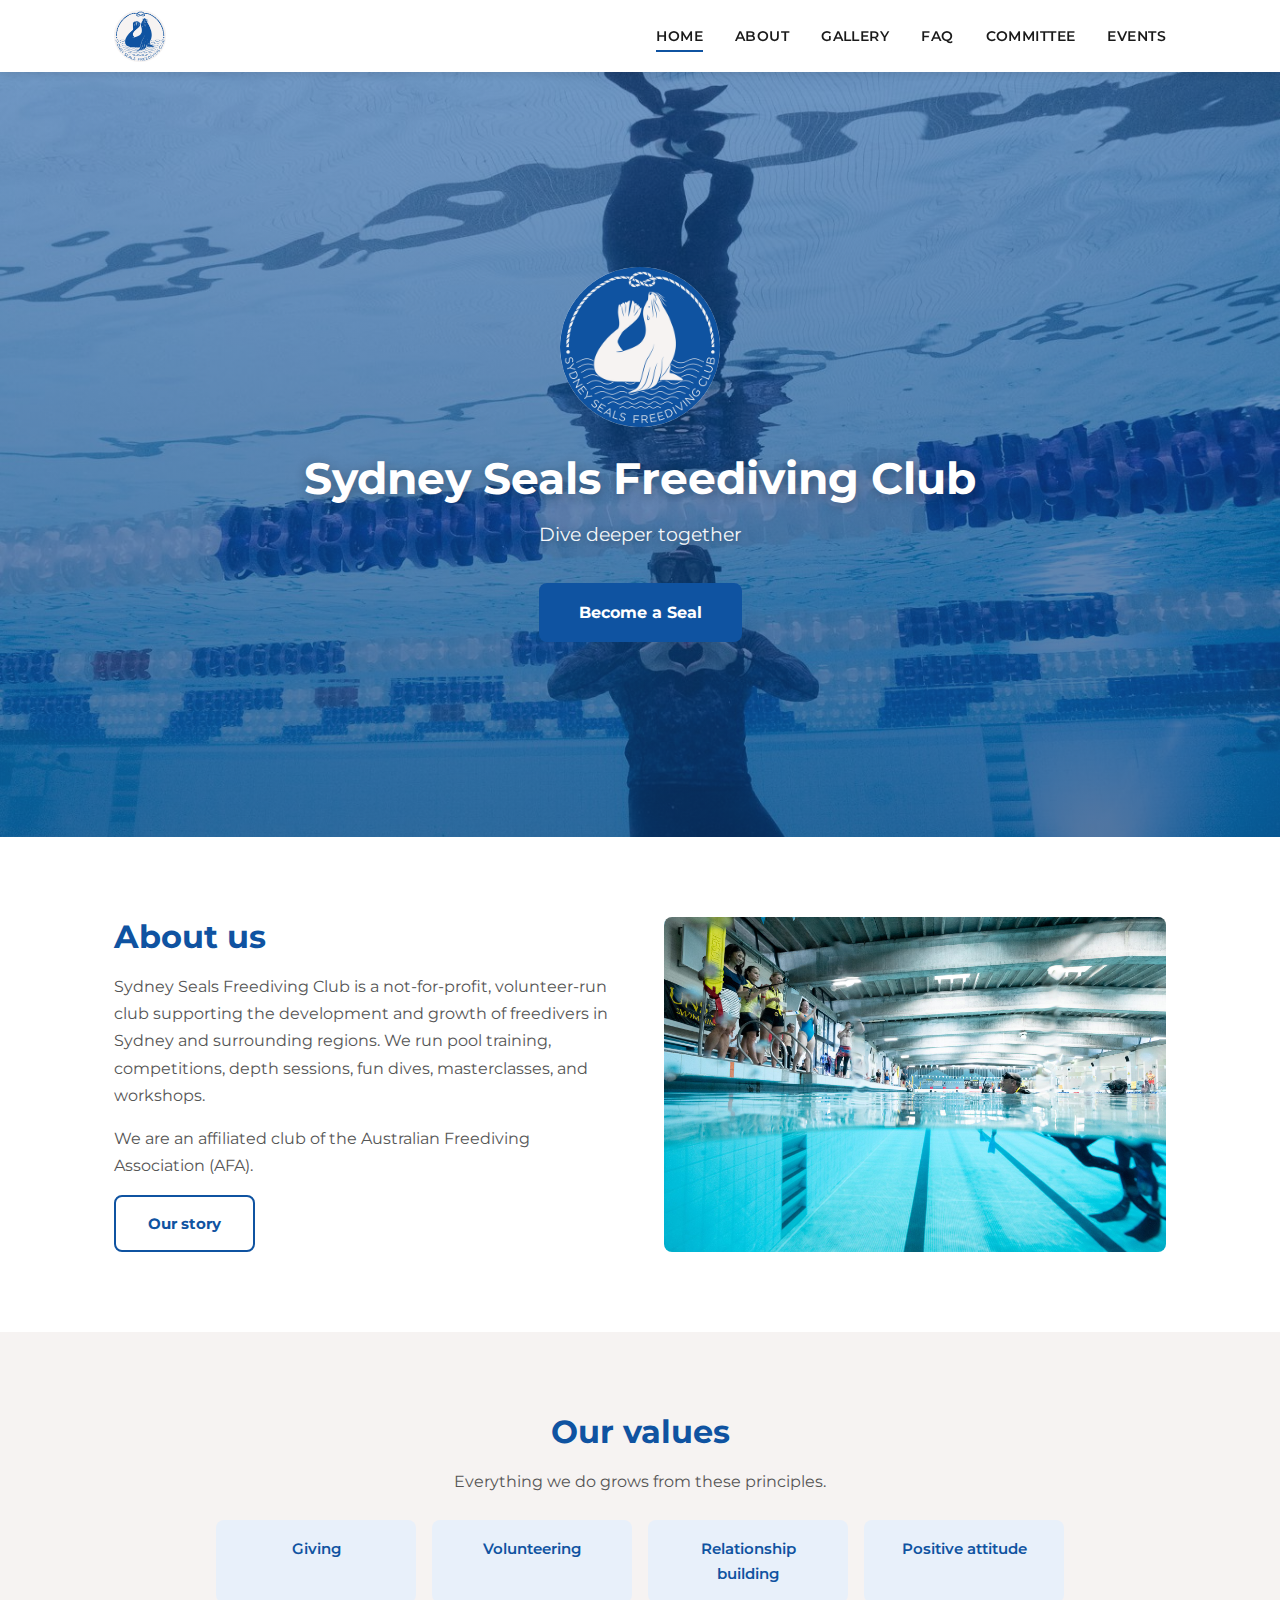
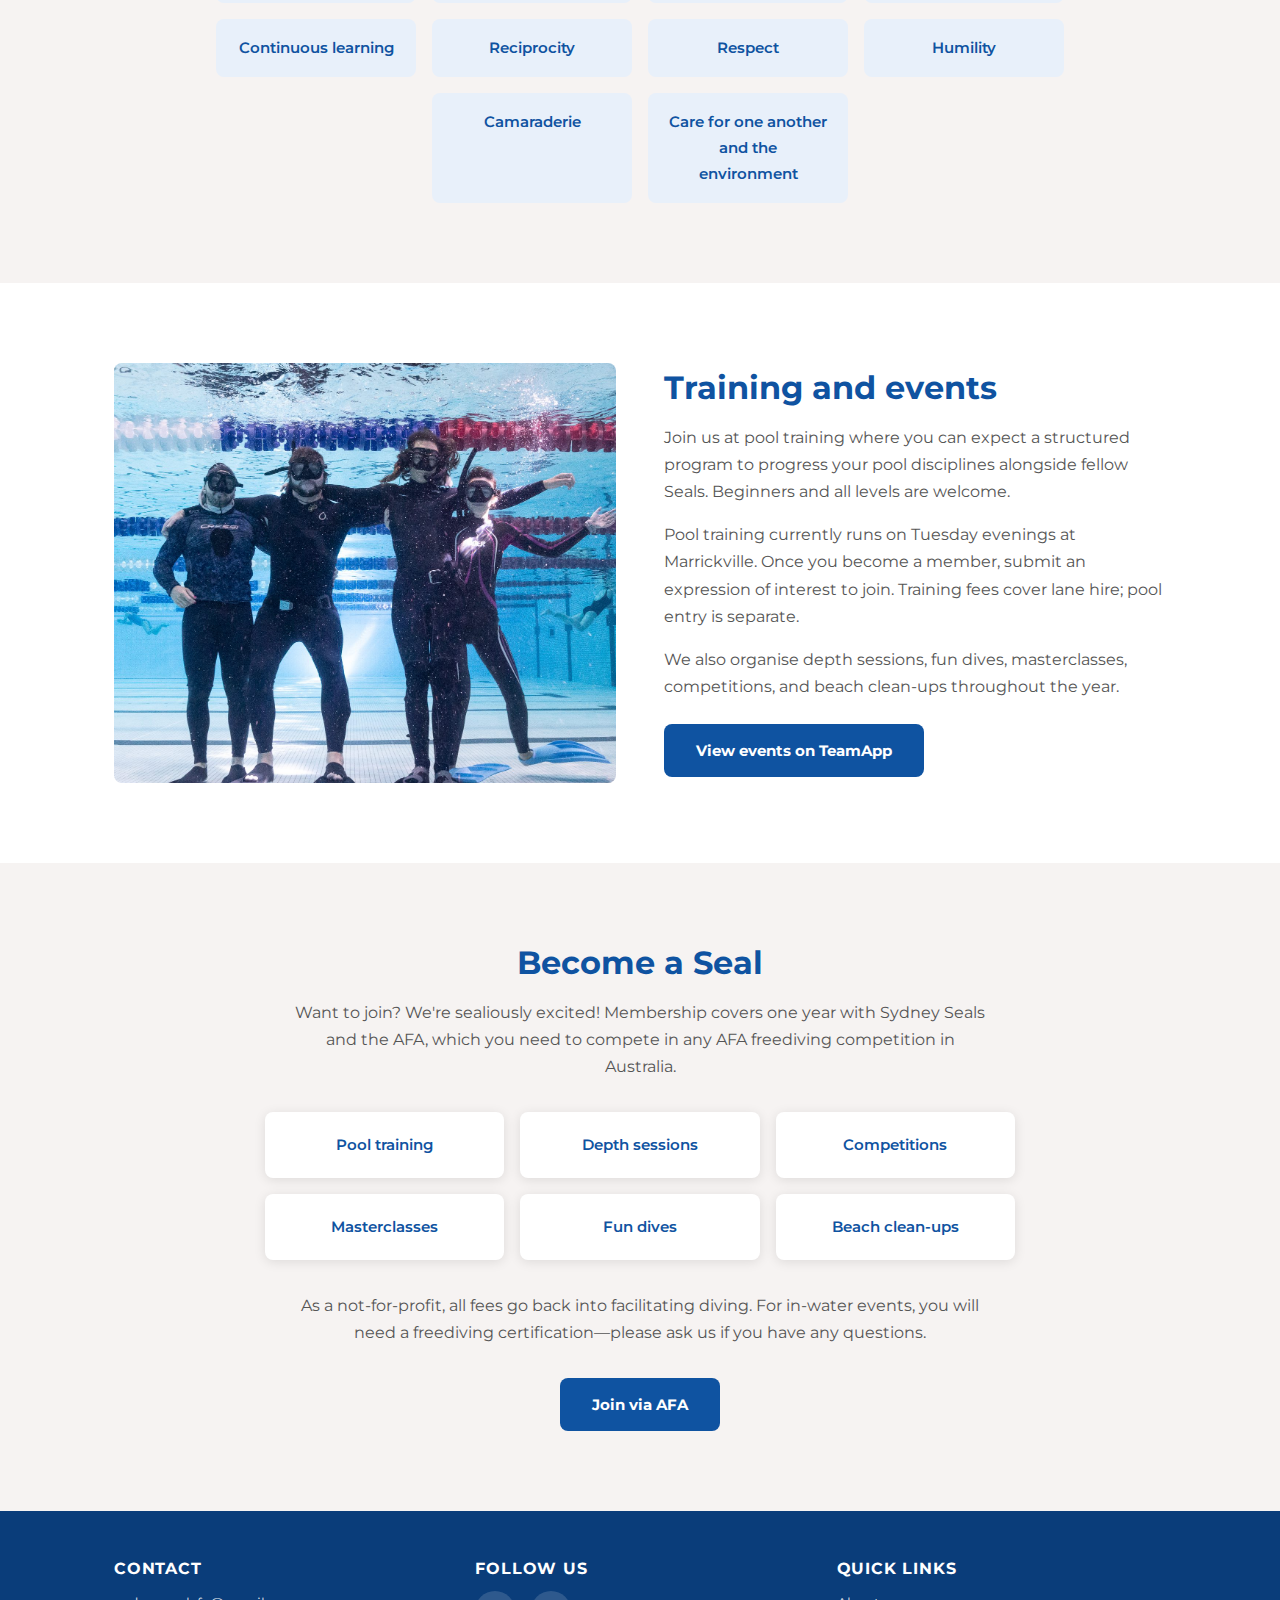
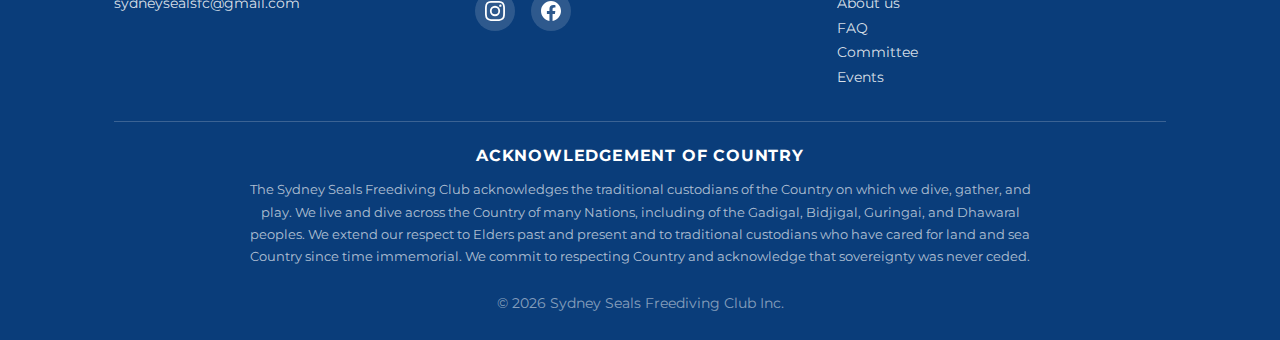
<file: index.html>
<!DOCTYPE html>
<html lang="en">
<head>
  <meta charset="UTF-8">
  <meta name="viewport" content="width=device-width, initial-scale=1.0">
  <title>Sydney Seals Freediving Club</title>
  <meta name="description" content="Sydney Seals Freediving Club is a not-for-profit volunteer-run club supporting freedivers in Sydney through pool training, competitions, depth sessions, fun dives, and community events.">
  <link rel="preconnect" href="https://fonts.googleapis.com">
  <link rel="preconnect" href="https://fonts.gstatic.com" crossorigin>
  <link href="https://fonts.googleapis.com/css2?family=Montserrat:wght@400;600;700&display=swap" rel="stylesheet">
  <link rel="stylesheet" href="css/style.css">
  <link rel="icon" type="image/png" sizes="32x32" href="favicon-32x32.png">
  <link rel="icon" type="image/png" sizes="16x16" href="favicon-16x16.png">
  <link rel="apple-touch-icon" sizes="180x180" href="apple-touch-icon.png">
</head>
<body>

  <!-- Navigation -->
  <nav class="nav" role="navigation" aria-label="Main navigation">
    <div class="nav__inner">
      <a href="index.html" class="nav__logo">
        <img src="images/logo.png" alt="Sydney Seals Freediving Club logo">
      </a>
      <div class="nav__links" id="navLinks">
        <a href="index.html" class="active">Home</a>
        <a href="about.html">About</a>
        <a href="gallery.html">Gallery</a>
        <a href="faq.html">FAQ</a>
        <a href="committee.html">Committee</a>
        <a href="https://www.teamapp.com/clubs/940563?_webpage=v1" target="_blank" rel="noopener">Events</a>
      </div>
      <button class="nav__hamburger" id="navToggle" aria-label="Toggle navigation menu" aria-expanded="false">
        <span></span>
        <span></span>
        <span></span>
      </button>
    </div>
  </nav>

  <!-- Hero -->
  <section class="hero">
    <img src="images/community.jpg" alt="Freediver making a heart shape underwater in a pool" class="hero__img">
    <div class="hero__overlay"></div>
    <div class="hero__content">
      <img src="images/logo-white.png" alt="Sydney Seals Freediving Club" class="hero__logo">
      <h1 class="hero__title">Sydney Seals Freediving Club</h1>
      <p class="hero__tagline">Dive deeper together</p>
      <a href="#join" class="btn btn--primary hero__btn">Become a Seal</a>
    </div>
  </section>

  <!-- About -->
  <section class="section" id="about">
    <div class="container">
      <div class="about__grid">
        <div class="about__text">
          <h2>About us</h2>
          <p>Sydney Seals Freediving Club is a not-for-profit, volunteer-run club supporting the development and growth of freedivers in Sydney and surrounding regions. We run pool training, competitions, depth sessions, fun dives, masterclasses, and workshops.</p>
          <p>We are an affiliated club of the Australian Freediving Association (AFA).</p>
          <a href="about.html" class="btn btn--outline">Our story</a>
        </div>
        <img src="images/hero.jpg" alt="Half-underwater split shot of a freediver in a pool" class="about__img">
      </div>
    </div>
  </section>

  <!-- Core values -->
  <section class="section section--alt" id="values">
    <div class="container text-center">
      <h2>Our values</h2>
      <p style="max-width:650px;margin:0 auto 1.5rem;color:var(--gray);">Everything we do grows from these principles.</p>
      <div class="values">
        <div class="values__item">Giving</div>
        <div class="values__item">Volunteering</div>
        <div class="values__item">Relationship building</div>
        <div class="values__item">Positive attitude</div>
        <div class="values__item">Continuous learning</div>
        <div class="values__item">Reciprocity</div>
        <div class="values__item">Respect</div>
        <div class="values__item">Humility</div>
        <div class="values__item">Camaraderie</div>
        <div class="values__item">Care for one another and the environment</div>
      </div>
    </div>
  </section>

  <!-- Training & events -->
  <section class="section" id="training">
    <div class="container">
      <div class="training__grid">
        <img src="images/training.jpg" alt="Group of freedivers posing underwater" class="training__img">
        <div class="training__text">
          <h2>Training and events</h2>
          <p>Join us at pool training where you can expect a structured program to progress your pool disciplines alongside fellow Seals. Beginners and all levels are welcome.</p>
          <p>Pool training currently runs on Tuesday evenings at Marrickville. Once you become a member, submit an expression of interest to join. Training fees cover lane hire; pool entry is separate.</p>
          <p>We also organise depth sessions, fun dives, masterclasses, competitions, and beach clean-ups throughout the year.</p>
          <a href="https://www.teamapp.com/clubs/940563?_webpage=v1" target="_blank" rel="noopener" class="btn btn--primary">View events on TeamApp</a>
        </div>
      </div>
    </div>
  </section>

  <!-- Join -->
  <section class="section section--alt" id="join">
    <div class="container join">
      <h2>Become a Seal</h2>
      <p>Want to join? We're sealiously excited! Membership covers one year with Sydney Seals and the AFA, which you need to compete in any AFA freediving competition in Australia.</p>
      <div class="join__benefits">
        <div class="join__benefit">Pool training</div>
        <div class="join__benefit">Depth sessions</div>
        <div class="join__benefit">Competitions</div>
        <div class="join__benefit">Masterclasses</div>
        <div class="join__benefit">Fun dives</div>
        <div class="join__benefit">Beach clean-ups</div>
      </div>
      <p>As a not-for-profit, all fees go back into facilitating diving. For in-water events, you will need a freediving certification&#8212;please ask us if you have any questions.</p>
      <a href="https://www.freediving.com.au/membership" target="_blank" rel="noopener" class="btn btn--primary">Join via AFA</a>
    </div>
  </section>

  <!-- Footer -->
  <footer class="footer">
    <div class="container">
      <div class="footer__grid">
        <div>
          <h3>Contact</h3>
          <p><a href="mailto:sydneysealsfc@gmail.com">sydneysealsfc@gmail.com</a></p>
        </div>
        <div>
          <h3>Follow us</h3>
          <div class="footer__socials">
            <a href="https://www.instagram.com/sydney.seals.freediving.club/" target="_blank" rel="noopener" aria-label="Instagram">
              <svg viewBox="0 0 24 24" xmlns="http://www.w3.org/2000/svg"><path d="M12 2.163c3.204 0 3.584.012 4.85.07 3.252.148 4.771 1.691 4.919 4.919.058 1.265.069 1.645.069 4.849 0 3.205-.012 3.584-.069 4.849-.149 3.225-1.664 4.771-4.919 4.919-1.266.058-1.644.07-4.85.07-3.204 0-3.584-.012-4.849-.07-3.26-.149-4.771-1.699-4.919-4.92-.058-1.265-.07-1.644-.07-4.849 0-3.204.013-3.583.07-4.849.149-3.227 1.664-4.771 4.919-4.919 1.266-.057 1.645-.069 4.849-.069zM12 0C8.741 0 8.333.014 7.053.072 2.695.272.273 2.69.073 7.052.014 8.333 0 8.741 0 12c0 3.259.014 3.668.072 4.948.2 4.358 2.618 6.78 6.98 6.98C8.333 23.986 8.741 24 12 24c3.259 0 3.668-.014 4.948-.072 4.354-.2 6.782-2.618 6.979-6.98.059-1.28.073-1.689.073-4.948 0-3.259-.014-3.667-.072-4.947-.196-4.354-2.617-6.78-6.979-6.98C15.668.014 15.259 0 12 0zm0 5.838a6.162 6.162 0 100 12.324 6.162 6.162 0 000-12.324zM12 16a4 4 0 110-8 4 4 0 010 8zm6.406-11.845a1.44 1.44 0 100 2.881 1.44 1.44 0 000-2.881z"/></svg>
            </a>
            <a href="https://www.facebook.com/groups/1674352359814540/" target="_blank" rel="noopener" aria-label="Facebook">
              <svg viewBox="0 0 24 24" xmlns="http://www.w3.org/2000/svg"><path d="M24 12.073c0-6.627-5.373-12-12-12s-12 5.373-12 12c0 5.99 4.388 10.954 10.125 11.854v-8.385H7.078v-3.47h3.047V9.43c0-3.007 1.792-4.669 4.533-4.669 1.312 0 2.686.235 2.686.235v2.953H15.83c-1.491 0-1.956.925-1.956 1.874v2.25h3.328l-.532 3.47h-2.796v8.385C19.612 23.027 24 18.062 24 12.073z"/></svg>
            </a>
          </div>
        </div>
        <div>
          <h3>Quick links</h3>
          <p><a href="about.html">About us</a></p>
          <p><a href="faq.html">FAQ</a></p>
          <p><a href="committee.html">Committee</a></p>
          <p><a href="https://www.teamapp.com/clubs/940563?_webpage=v1" target="_blank" rel="noopener">Events</a></p>
        </div>
      </div>
      <div class="footer__aoc">
        <h3>Acknowledgement of Country</h3>
        <p>The Sydney Seals Freediving Club acknowledges the traditional custodians of the Country on which we dive, gather, and play. We live and dive across the Country of many Nations, including of the Gadigal, Bidjigal, Guringai, and Dhawaral peoples. We extend our respect to Elders past and present and to traditional custodians who have cared for land and sea Country since time immemorial. We commit to respecting Country and acknowledge that sovereignty was never ceded.</p>
      </div>
      <p class="footer__copy">&copy; 2026 Sydney Seals Freediving Club Inc.</p>
    </div>
  </footer>

  <script src="js/main.js"></script>
</body>
</html>
</file>
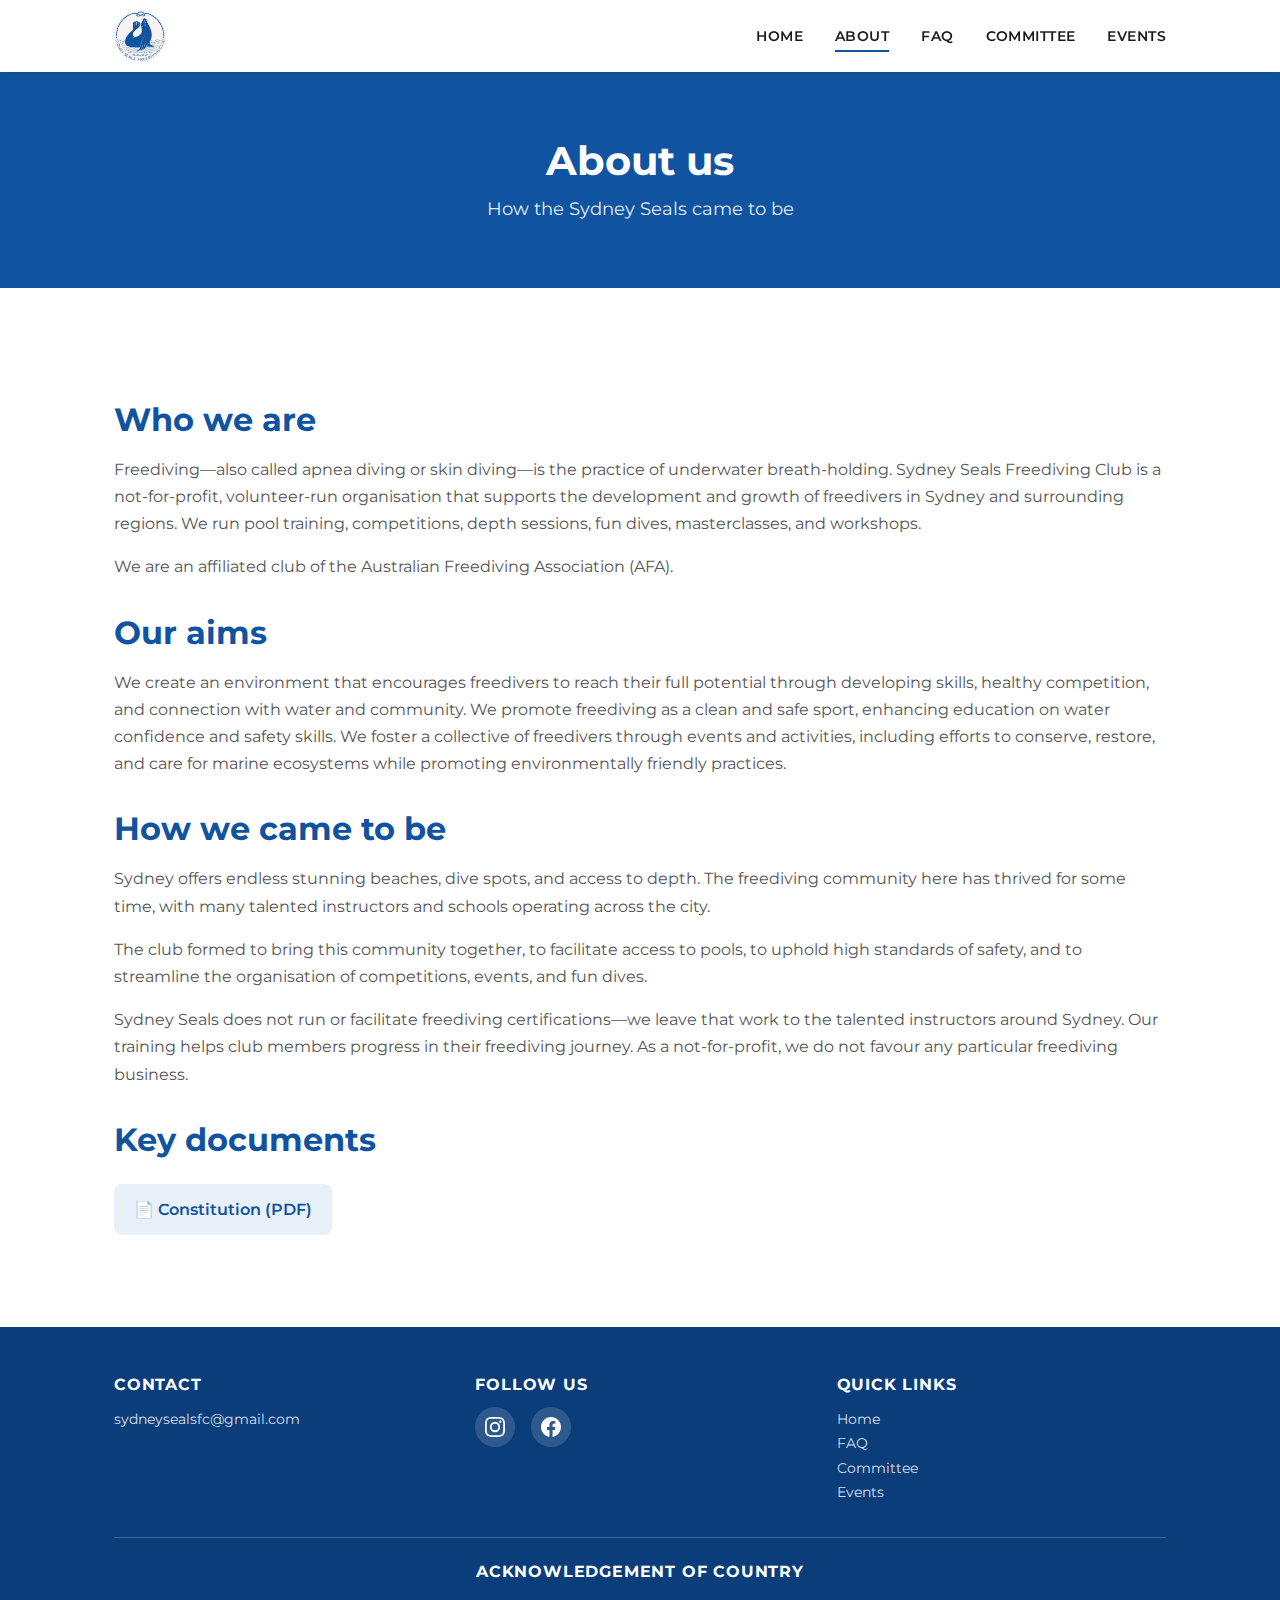
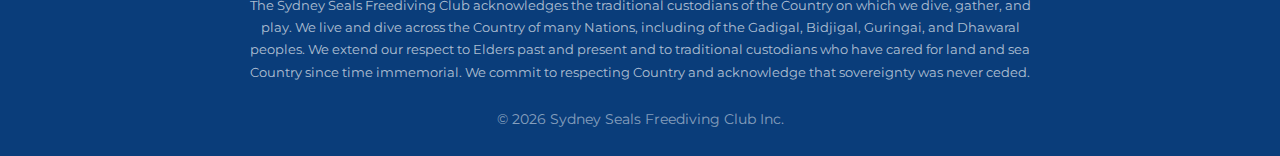
<file: about.html>
<!DOCTYPE html>
<html lang="en">
<head>
  <meta charset="UTF-8">
  <meta name="viewport" content="width=device-width, initial-scale=1.0">
  <title>About | Sydney Seals Freediving Club</title>
  <meta name="description" content="Learn about the Sydney Seals Freediving Club, how we formed, our aims, and key documents including the club constitution.">
  <link rel="preconnect" href="https://fonts.googleapis.com">
  <link rel="preconnect" href="https://fonts.gstatic.com" crossorigin>
  <link href="https://fonts.googleapis.com/css2?family=Montserrat:wght@400;600;700&display=swap" rel="stylesheet">
  <link rel="stylesheet" href="css/style.css">
  <link rel="icon" href="images/logo.png" type="image/png">
</head>
<body>

  <!-- Navigation -->
  <nav class="nav" role="navigation" aria-label="Main navigation">
    <div class="nav__inner">
      <a href="index.html" class="nav__logo">
        <img src="images/logo.png" alt="Sydney Seals Freediving Club logo">
      </a>
      <div class="nav__links" id="navLinks">
        <a href="index.html">Home</a>
        <a href="about.html" class="active">About</a>
        <a href="faq.html">FAQ</a>
        <a href="committee.html">Committee</a>
        <a href="https://www.teamapp.com/clubs/940563?_webpage=v1" target="_blank" rel="noopener">Events</a>
      </div>
      <button class="nav__hamburger" id="navToggle" aria-label="Toggle navigation menu" aria-expanded="false">
        <span></span>
        <span></span>
        <span></span>
      </button>
    </div>
  </nav>

  <!-- Page header -->
  <header class="page-header">
    <div class="container">
      <h1>About us</h1>
      <p>How the Sydney Seals came to be</p>
    </div>
  </header>

  <!-- Content -->
  <section class="section">
    <div class="container about-page__content">
      <h2>Who we are</h2>
      <p>Freediving&#8212;also called apnea diving or skin diving&#8212;is the practice of underwater breath-holding. Sydney Seals Freediving Club is a not-for-profit, volunteer-run organisation that supports the development and growth of freedivers in Sydney and surrounding regions. We run pool training, competitions, depth sessions, fun dives, masterclasses, and workshops.</p>
      <p>We are an affiliated club of the Australian Freediving Association (AFA).</p>

      <h2>Our aims</h2>
      <p>We create an environment that encourages freedivers to reach their full potential through developing skills, healthy competition, and connection with water and community. We promote freediving as a clean and safe sport, enhancing education on water confidence and safety skills. We foster a collective of freedivers through events and activities, including efforts to conserve, restore, and care for marine ecosystems while promoting environmentally friendly practices.</p>

      <h2>How we came to be</h2>
      <p>Sydney offers endless stunning beaches, dive spots, and access to depth. The freediving community here has thrived for some time, with many talented instructors and schools operating across the city.</p>
      <p>The club formed to bring this community together, to facilitate access to pools, to uphold high standards of safety, and to streamline the organisation of competitions, events, and fun dives.</p>
      <p>Sydney Seals does not run or facilitate freediving certifications&#8212;we leave that work to the talented instructors around Sydney. Our training helps club members progress in their freediving journey. As a not-for-profit, we do not favour any particular freediving business.</p>

      <h2>Key documents</h2>
      <div class="docs-list">
        <a href="#">&#128196; Constitution (PDF)</a>
      </div>
    </div>
  </section>

  <!-- Footer -->
  <footer class="footer">
    <div class="container">
      <div class="footer__grid">
        <div>
          <h3>Contact</h3>
          <p><a href="mailto:sydneysealsfc@gmail.com">sydneysealsfc@gmail.com</a></p>
        </div>
        <div>
          <h3>Follow us</h3>
          <div class="footer__socials">
            <a href="https://www.instagram.com/sydney.seals.freediving.club/" target="_blank" rel="noopener" aria-label="Instagram">
              <svg viewBox="0 0 24 24" xmlns="http://www.w3.org/2000/svg"><path d="M12 2.163c3.204 0 3.584.012 4.85.07 3.252.148 4.771 1.691 4.919 4.919.058 1.265.069 1.645.069 4.849 0 3.205-.012 3.584-.069 4.849-.149 3.225-1.664 4.771-4.919 4.919-1.266.058-1.644.07-4.85.07-3.204 0-3.584-.012-4.849-.07-3.26-.149-4.771-1.699-4.919-4.92-.058-1.265-.07-1.644-.07-4.849 0-3.204.013-3.583.07-4.849.149-3.227 1.664-4.771 4.919-4.919 1.266-.057 1.645-.069 4.849-.069zM12 0C8.741 0 8.333.014 7.053.072 2.695.272.273 2.69.073 7.052.014 8.333 0 8.741 0 12c0 3.259.014 3.668.072 4.948.2 4.358 2.618 6.78 6.98 6.98C8.333 23.986 8.741 24 12 24c3.259 0 3.668-.014 4.948-.072 4.354-.2 6.782-2.618 6.979-6.98.059-1.28.073-1.689.073-4.948 0-3.259-.014-3.667-.072-4.947-.196-4.354-2.617-6.78-6.979-6.98C15.668.014 15.259 0 12 0zm0 5.838a6.162 6.162 0 100 12.324 6.162 6.162 0 000-12.324zM12 16a4 4 0 110-8 4 4 0 010 8zm6.406-11.845a1.44 1.44 0 100 2.881 1.44 1.44 0 000-2.881z"/></svg>
            </a>
            <a href="https://www.facebook.com/groups/1674352359814540/" target="_blank" rel="noopener" aria-label="Facebook">
              <svg viewBox="0 0 24 24" xmlns="http://www.w3.org/2000/svg"><path d="M24 12.073c0-6.627-5.373-12-12-12s-12 5.373-12 12c0 5.99 4.388 10.954 10.125 11.854v-8.385H7.078v-3.47h3.047V9.43c0-3.007 1.792-4.669 4.533-4.669 1.312 0 2.686.235 2.686.235v2.953H15.83c-1.491 0-1.956.925-1.956 1.874v2.25h3.328l-.532 3.47h-2.796v8.385C19.612 23.027 24 18.062 24 12.073z"/></svg>
            </a>
          </div>
        </div>
        <div>
          <h3>Quick links</h3>
          <p><a href="index.html">Home</a></p>
          <p><a href="faq.html">FAQ</a></p>
          <p><a href="committee.html">Committee</a></p>
          <p><a href="https://www.teamapp.com/clubs/940563?_webpage=v1" target="_blank" rel="noopener">Events</a></p>
        </div>
      </div>
      <div class="footer__aoc">
        <h3>Acknowledgement of Country</h3>
        <p>The Sydney Seals Freediving Club acknowledges the traditional custodians of the Country on which we dive, gather, and play. We live and dive across the Country of many Nations, including of the Gadigal, Bidjigal, Guringai, and Dhawaral peoples. We extend our respect to Elders past and present and to traditional custodians who have cared for land and sea Country since time immemorial. We commit to respecting Country and acknowledge that sovereignty was never ceded.</p>
      </div>
      <p class="footer__copy">&copy; 2026 Sydney Seals Freediving Club Inc.</p>
    </div>
  </footer>

  <script src="js/main.js"></script>
</body>
</html>
</file>
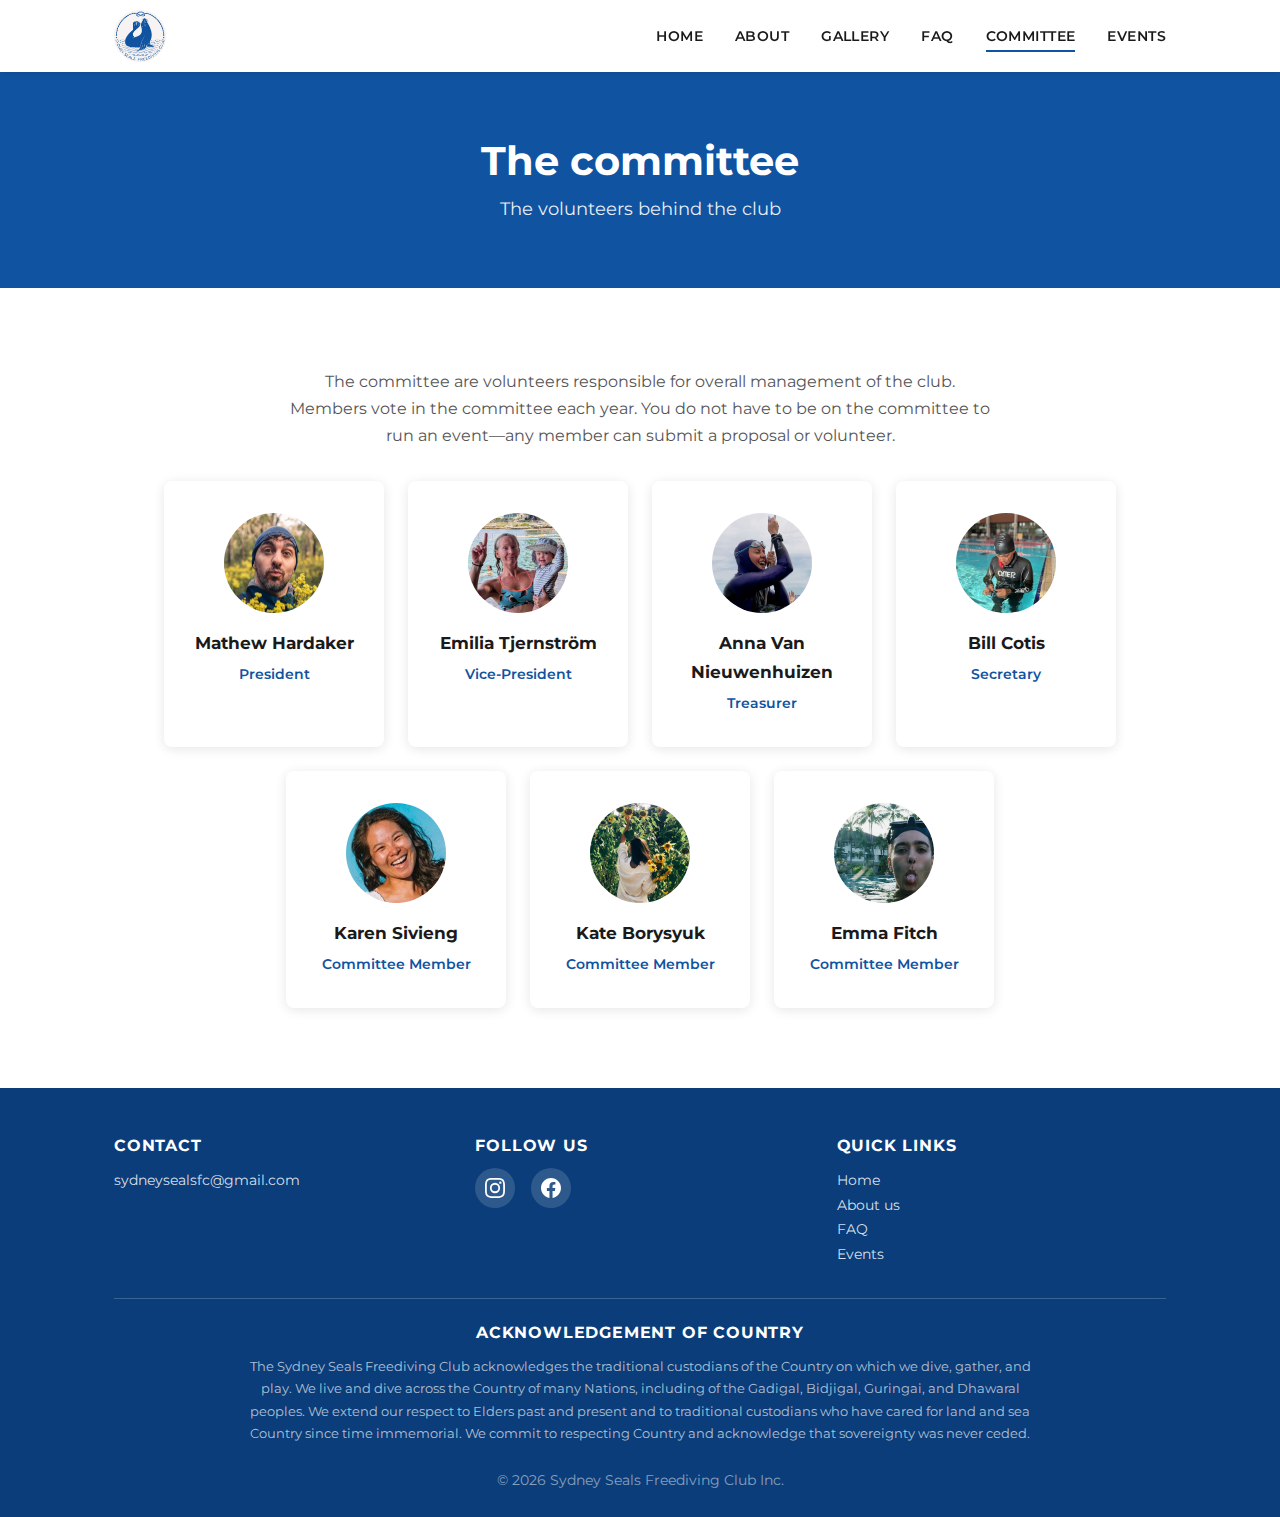
<file: committee.html>
<!DOCTYPE html>
<html lang="en">
<head>
  <meta charset="UTF-8">
  <meta name="viewport" content="width=device-width, initial-scale=1.0">
  <title>Committee | Sydney Seals Freediving Club</title>
  <meta name="description" content="Meet the volunteer committee members who manage the Sydney Seals Freediving Club.">
  <link rel="preconnect" href="https://fonts.googleapis.com">
  <link rel="preconnect" href="https://fonts.gstatic.com" crossorigin>
  <link href="https://fonts.googleapis.com/css2?family=Montserrat:wght@400;600;700&display=swap" rel="stylesheet">
  <link rel="stylesheet" href="css/style.css">
  <link rel="icon" href="images/logo.png" type="image/png">
</head>
<body>

  <!-- Navigation -->
  <nav class="nav" role="navigation" aria-label="Main navigation">
    <div class="nav__inner">
      <a href="index.html" class="nav__logo">
        <img src="images/logo.png" alt="Sydney Seals Freediving Club logo">
      </a>
      <div class="nav__links" id="navLinks">
        <a href="index.html">Home</a>
        <a href="about.html">About</a>
        <a href="gallery.html">Gallery</a>
        <a href="faq.html">FAQ</a>
        <a href="committee.html" class="active">Committee</a>
        <a href="https://www.teamapp.com/clubs/940563?_webpage=v1" target="_blank" rel="noopener">Events</a>
      </div>
      <button class="nav__hamburger" id="navToggle" aria-label="Toggle navigation menu" aria-expanded="false">
        <span></span>
        <span></span>
        <span></span>
      </button>
    </div>
  </nav>

  <!-- Page header -->
  <header class="page-header">
    <div class="container">
      <h1>The committee</h1>
      <p>The volunteers behind the club</p>
    </div>
  </header>

  <!-- Content -->
  <section class="section">
    <div class="container">
      <p style="max-width:700px;margin:0 auto 2rem;text-align:center;color:var(--gray);">The committee are volunteers responsible for overall management of the club. Members vote in the committee each year. You do not have to be on the committee to run an event&#8212;any member can submit a proposal or volunteer.</p>

      <div class="committee__grid">

        <div class="committee__card">
          <img src="images/committee/mathew-hardaker.jpg" alt="Mathew Hardaker" class="committee__avatar">
          <p class="committee__name">Mathew Hardaker</p>
          <p class="committee__role">President</p>
        </div>

        <div class="committee__card">
          <img src="images/committee/emilia-tjernstrom.jpg" alt="Emilia Tjernstr&ouml;m" class="committee__avatar">
          <p class="committee__name">Emilia Tjernstr&ouml;m</p>
          <p class="committee__role">Vice-President</p>
        </div>

        <div class="committee__card">
          <img src="images/committee/anna-van-nieuwenhuizen.jpg" alt="Anna Van Nieuwenhuizen" class="committee__avatar">
          <p class="committee__name">Anna Van Nieuwenhuizen</p>
          <p class="committee__role">Treasurer</p>
        </div>

        <div class="committee__card">
          <img src="images/committee/bill-cotis.jpg" alt="Bill Cotis" class="committee__avatar">
          <p class="committee__name">Bill Cotis</p>
          <p class="committee__role">Secretary</p>
        </div>

        <div class="committee__card">
          <img src="images/committee/karen-sivieng.jpg" alt="Karen Sivieng" class="committee__avatar">
          <p class="committee__name">Karen Sivieng</p>
          <p class="committee__role">Committee Member</p>
        </div>

        <div class="committee__card">
          <img src="images/committee/kate-borysyuk.jpg" alt="Kate Borysyuk" class="committee__avatar">
          <p class="committee__name">Kate Borysyuk</p>
          <p class="committee__role">Committee Member</p>
        </div>

        <div class="committee__card">
          <img src="images/committee/emma-fitch.jpg" alt="Emma Fitch" class="committee__avatar">
          <p class="committee__name">Emma Fitch</p>
          <p class="committee__role">Committee Member</p>
        </div>

      </div>
    </div>
  </section>

  <!-- Footer -->
  <footer class="footer">
    <div class="container">
      <div class="footer__grid">
        <div>
          <h3>Contact</h3>
          <p><a href="mailto:sydneysealsfc@gmail.com">sydneysealsfc@gmail.com</a></p>
        </div>
        <div>
          <h3>Follow us</h3>
          <div class="footer__socials">
            <a href="https://www.instagram.com/sydney.seals.freediving.club/" target="_blank" rel="noopener" aria-label="Instagram">
              <svg viewBox="0 0 24 24" xmlns="http://www.w3.org/2000/svg"><path d="M12 2.163c3.204 0 3.584.012 4.85.07 3.252.148 4.771 1.691 4.919 4.919.058 1.265.069 1.645.069 4.849 0 3.205-.012 3.584-.069 4.849-.149 3.225-1.664 4.771-4.919 4.919-1.266.058-1.644.07-4.85.07-3.204 0-3.584-.012-4.849-.07-3.26-.149-4.771-1.699-4.919-4.92-.058-1.265-.07-1.644-.07-4.849 0-3.204.013-3.583.07-4.849.149-3.227 1.664-4.771 4.919-4.919 1.266-.057 1.645-.069 4.849-.069zM12 0C8.741 0 8.333.014 7.053.072 2.695.272.273 2.69.073 7.052.014 8.333 0 8.741 0 12c0 3.259.014 3.668.072 4.948.2 4.358 2.618 6.78 6.98 6.98C8.333 23.986 8.741 24 12 24c3.259 0 3.668-.014 4.948-.072 4.354-.2 6.782-2.618 6.979-6.98.059-1.28.073-1.689.073-4.948 0-3.259-.014-3.667-.072-4.947-.196-4.354-2.617-6.78-6.979-6.98C15.668.014 15.259 0 12 0zm0 5.838a6.162 6.162 0 100 12.324 6.162 6.162 0 000-12.324zM12 16a4 4 0 110-8 4 4 0 010 8zm6.406-11.845a1.44 1.44 0 100 2.881 1.44 1.44 0 000-2.881z"/></svg>
            </a>
            <a href="https://www.facebook.com/groups/1674352359814540/" target="_blank" rel="noopener" aria-label="Facebook">
              <svg viewBox="0 0 24 24" xmlns="http://www.w3.org/2000/svg"><path d="M24 12.073c0-6.627-5.373-12-12-12s-12 5.373-12 12c0 5.99 4.388 10.954 10.125 11.854v-8.385H7.078v-3.47h3.047V9.43c0-3.007 1.792-4.669 4.533-4.669 1.312 0 2.686.235 2.686.235v2.953H15.83c-1.491 0-1.956.925-1.956 1.874v2.25h3.328l-.532 3.47h-2.796v8.385C19.612 23.027 24 18.062 24 12.073z"/></svg>
            </a>
          </div>
        </div>
        <div>
          <h3>Quick links</h3>
          <p><a href="index.html">Home</a></p>
          <p><a href="about.html">About us</a></p>
          <p><a href="faq.html">FAQ</a></p>
          <p><a href="https://www.teamapp.com/clubs/940563?_webpage=v1" target="_blank" rel="noopener">Events</a></p>
        </div>
      </div>
      <div class="footer__aoc">
        <h3>Acknowledgement of Country</h3>
        <p>The Sydney Seals Freediving Club acknowledges the traditional custodians of the Country on which we dive, gather, and play. We live and dive across the Country of many Nations, including of the Gadigal, Bidjigal, Guringai, and Dhawaral peoples. We extend our respect to Elders past and present and to traditional custodians who have cared for land and sea Country since time immemorial. We commit to respecting Country and acknowledge that sovereignty was never ceded.</p>
      </div>
      <p class="footer__copy">&copy; 2026 Sydney Seals Freediving Club Inc.</p>
    </div>
  </footer>

  <script src="js/main.js"></script>
</body>
</html>
</file>
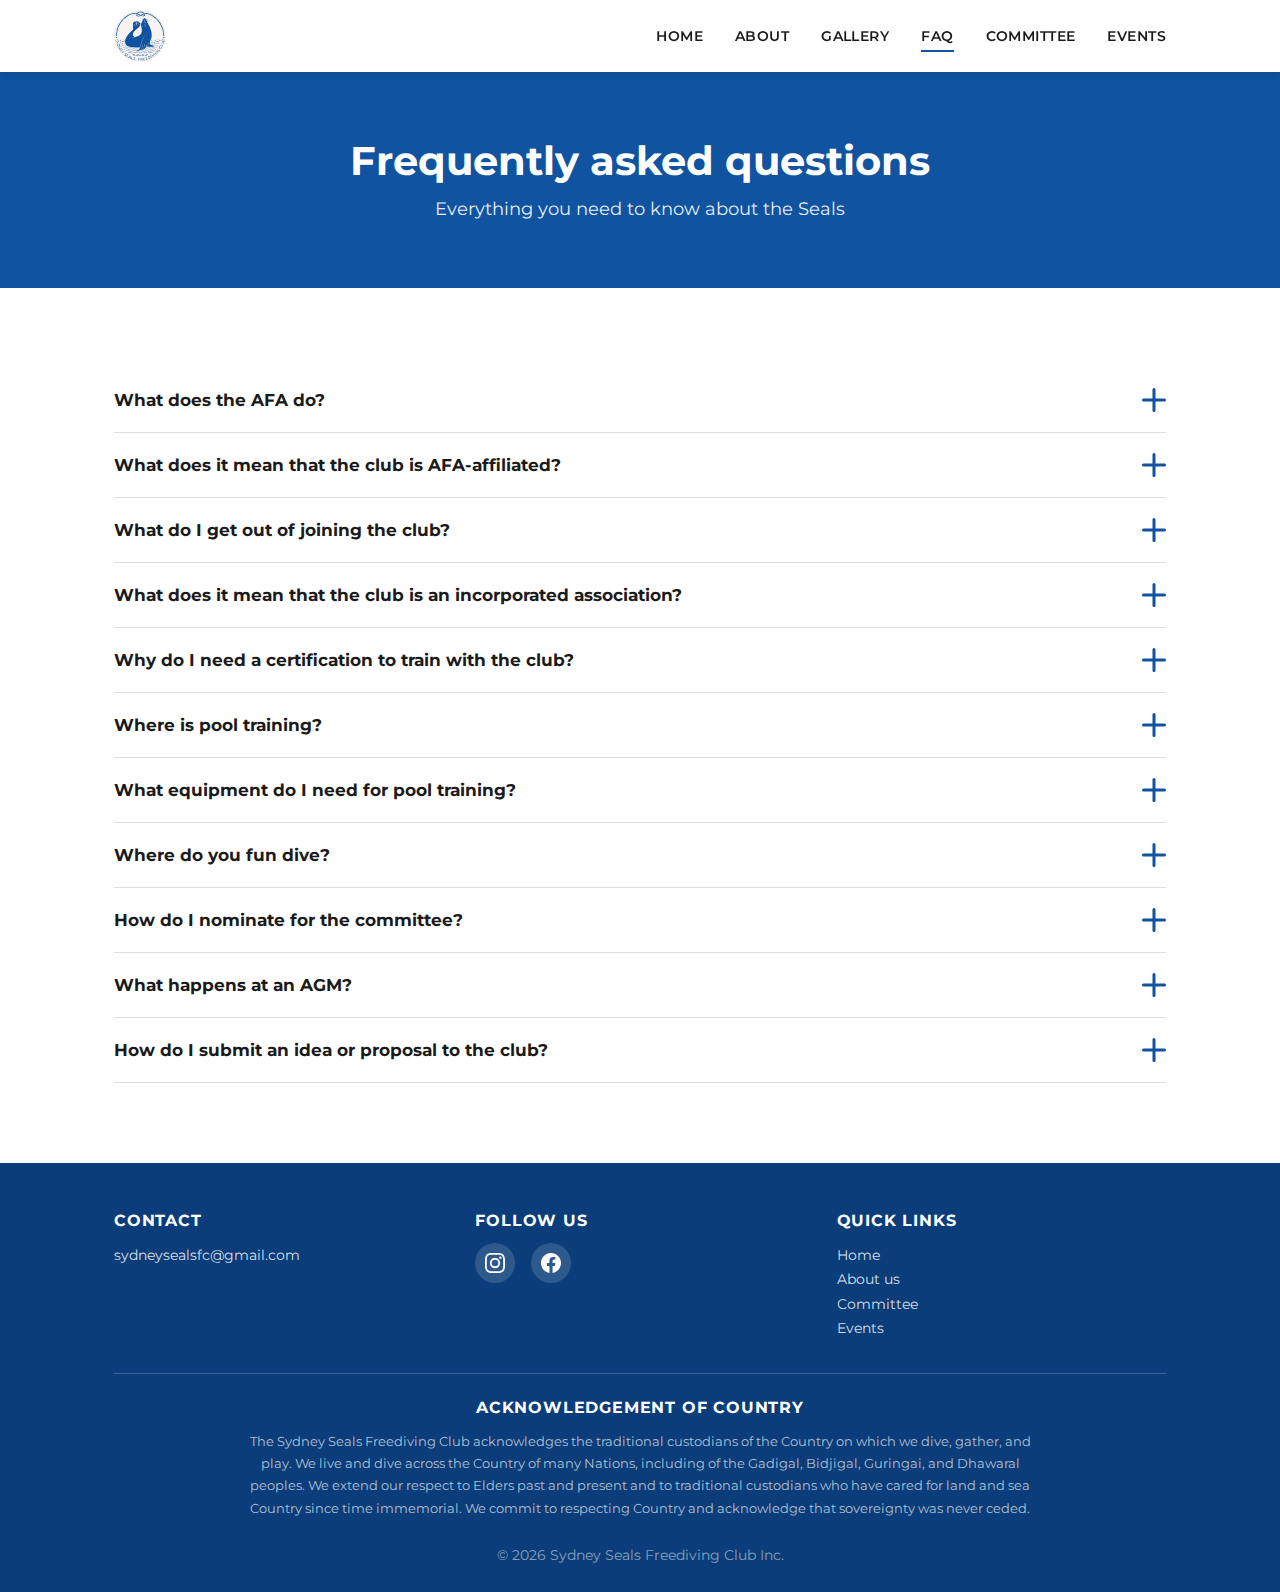
<file: faq.html>
<!DOCTYPE html>
<html lang="en">
<head>
  <meta charset="UTF-8">
  <meta name="viewport" content="width=device-width, initial-scale=1.0">
  <title>FAQ | Sydney Seals Freediving Club</title>
  <meta name="description" content="Frequently asked questions about the Sydney Seals Freediving Club, membership, training, events, and the AFA.">
  <link rel="preconnect" href="https://fonts.googleapis.com">
  <link rel="preconnect" href="https://fonts.gstatic.com" crossorigin>
  <link href="https://fonts.googleapis.com/css2?family=Montserrat:wght@400;600;700&display=swap" rel="stylesheet">
  <link rel="stylesheet" href="css/style.css">
  <link rel="icon" href="images/logo.png" type="image/png">
</head>
<body>

  <!-- Navigation -->
  <nav class="nav" role="navigation" aria-label="Main navigation">
    <div class="nav__inner">
      <a href="index.html" class="nav__logo">
        <img src="images/logo.png" alt="Sydney Seals Freediving Club logo">
      </a>
      <div class="nav__links" id="navLinks">
        <a href="index.html">Home</a>
        <a href="about.html">About</a>
        <a href="gallery.html">Gallery</a>
        <a href="faq.html" class="active">FAQ</a>
        <a href="committee.html">Committee</a>
        <a href="https://www.teamapp.com/clubs/940563?_webpage=v1" target="_blank" rel="noopener">Events</a>
      </div>
      <button class="nav__hamburger" id="navToggle" aria-label="Toggle navigation menu" aria-expanded="false">
        <span></span>
        <span></span>
        <span></span>
      </button>
    </div>
  </nav>

  <!-- Page header -->
  <header class="page-header">
    <div class="container">
      <h1>Frequently asked questions</h1>
      <p>Everything you need to know about the Seals</p>
    </div>
  </header>

  <!-- FAQ -->
  <section class="section">
    <div class="container">

      <div class="faq__item">
        <button class="faq__question" aria-expanded="false">
          <span>What does the AFA do?</span>
          <span class="faq__icon" aria-hidden="true"></span>
        </button>
        <div class="faq__answer" role="region">
          <div class="faq__answer__inner">
            <p>The AFA is the national not-for-profit organisation dedicated to the sport of freediving. The AFA regulates competitions, maintains national rankings, and selects the national team. Any competition in Australia must be AFA-approved. The AFA sits under the Australian Underwater Federation (AUF), the governing body for all underwater sports in Australia, and represents Australia with AIDA internationally. The AFA supports all affiliated clubs, including the Sydney Seals.</p>
          </div>
        </div>
      </div>

      <div class="faq__item">
        <button class="faq__question" aria-expanded="false">
          <span>What does it mean that the club is AFA-affiliated?</span>
          <span class="faq__icon" aria-hidden="true"></span>
        </button>
        <div class="faq__answer" role="region">
          <div class="faq__answer__inner">
            <p>The AFA provides third-party liability insurance for members undertaking freediving activities via Sydney Seals. By joining the Sydney Seals, you also join the AFA, which you need to compete. When attending approved Seals or AFA events, you are covered under that insurance.</p>
          </div>
        </div>
      </div>

      <div class="faq__item">
        <button class="faq__question" aria-expanded="false">
          <span>What do I get out of joining the club?</span>
          <span class="faq__icon" aria-hidden="true"></span>
        </button>
        <div class="faq__answer" role="region">
          <div class="faq__answer__inner">
            <p>You get access to Sydney Seals events, including:</p>
            <ul>
              <li>Masterclasses and workshops</li>
              <li>Pool training</li>
              <li>Depth sessions</li>
              <li>Competitions</li>
              <li>Fun dives</li>
            </ul>
            <p>Some events and activities come at an additional cost. The club does its best to keep costs as low as possible for members.</p>
          </div>
        </div>
      </div>

      <div class="faq__item">
        <button class="faq__question" aria-expanded="false">
          <span>What does it mean that the club is an incorporated association?</span>
          <span class="faq__icon" aria-hidden="true"></span>
        </button>
        <div class="faq__answer" role="region">
          <div class="faq__answer__inner">
            <p>The club is a registered not-for-profit organisation with NSW Fair Trading. We have a constitution that sets out how the organisation should run, along with the rights and obligations for the committee and members.</p>
          </div>
        </div>
      </div>

      <div class="faq__item">
        <button class="faq__question" aria-expanded="false">
          <span>Why do I need a certification to train with the club?</span>
          <span class="faq__icon" aria-hidden="true"></span>
        </button>
        <div class="faq__answer" role="region">
          <div class="faq__answer__inner">
            <p>The club sees its role as distinct from freediving businesses and schools. Certifications, run by qualified instructors at established schools, ensure a baseline understanding of freediving and safety protocols. The club helps freedivers progress throughout their journey. Some of our coaches are instructors or assistant instructors.</p>
          </div>
        </div>
      </div>

      <div class="faq__item">
        <button class="faq__question" aria-expanded="false">
          <span>Where is pool training?</span>
          <span class="faq__icon" aria-hidden="true"></span>
        </button>
        <div class="faq__answer" role="region">
          <div class="faq__answer__inner">
            <p>Currently, pool training runs on Tuesday evenings at Marrickville. We are exploring further locations for pool training.</p>
          </div>
        </div>
      </div>

      <div class="faq__item">
        <button class="faq__question" aria-expanded="false">
          <span>What equipment do I need for pool training?</span>
          <span class="faq__icon" aria-hidden="true"></span>
        </button>
        <div class="faq__answer" role="region">
          <div class="faq__answer__inner">
            <p>We recommend having all of your own equipment: a wetsuit, freediving fins, a weight belt, weights, mask, and snorkel. If you have any questions about gear, please ask.</p>
          </div>
        </div>
      </div>

      <div class="faq__item">
        <button class="faq__question" aria-expanded="false">
          <span>Where do you fun dive?</span>
          <span class="faq__icon" aria-hidden="true"></span>
        </button>
        <div class="faq__answer" role="region">
          <div class="faq__answer__inner">
            <p>We are spoilt for choice. The Eastern Beaches&#8212;Bondi, Maroubra, Clovelly, Coogee, Little Bay, La P&eacute;rouse&#8212;and the Northern Beaches like Shelly Beach are all on our doorstep. When you join the club, you get access to our WhatsApp group where you can connect with other members and organise dives.</p>
          </div>
        </div>
      </div>

      <div class="faq__item">
        <button class="faq__question" aria-expanded="false">
          <span>How do I nominate for the committee?</span>
          <span class="faq__icon" aria-hidden="true"></span>
        </button>
        <div class="faq__answer" role="region">
          <div class="faq__answer__inner">
            <p>We call for committee nominations approximately each March, because committee members need to be elected each April. Terms last one year. We encourage all members to nominate. You do not have to be on the committee to suggest or lead a project.</p>
          </div>
        </div>
      </div>

      <div class="faq__item">
        <button class="faq__question" aria-expanded="false">
          <span>What happens at an AGM?</span>
          <span class="faq__icon" aria-hidden="true"></span>
        </button>
        <div class="faq__answer" role="region">
          <div class="faq__answer__inner">
            <p>At the Annual General Meeting, the club presents its financials. We are committed to being an open, accountable, and transparent organisation. The AGM is an opportunity for members to ask questions and make suggestions for what they want the club to do.</p>
          </div>
        </div>
      </div>

      <div class="faq__item">
        <button class="faq__question" aria-expanded="false">
          <span>How do I submit an idea or proposal to the club?</span>
          <span class="faq__icon" aria-hidden="true"></span>
        </button>
        <div class="faq__answer" role="region">
          <div class="faq__answer__inner">
            <p>Email us at <a href="mailto:sydneysealsfc@gmail.com">sydneysealsfc@gmail.com</a>. We welcome ideas from all members.</p>
          </div>
        </div>
      </div>

    </div>
  </section>

  <!-- Footer -->
  <footer class="footer">
    <div class="container">
      <div class="footer__grid">
        <div>
          <h3>Contact</h3>
          <p><a href="mailto:sydneysealsfc@gmail.com">sydneysealsfc@gmail.com</a></p>
        </div>
        <div>
          <h3>Follow us</h3>
          <div class="footer__socials">
            <a href="https://www.instagram.com/sydney.seals.freediving.club/" target="_blank" rel="noopener" aria-label="Instagram">
              <svg viewBox="0 0 24 24" xmlns="http://www.w3.org/2000/svg"><path d="M12 2.163c3.204 0 3.584.012 4.85.07 3.252.148 4.771 1.691 4.919 4.919.058 1.265.069 1.645.069 4.849 0 3.205-.012 3.584-.069 4.849-.149 3.225-1.664 4.771-4.919 4.919-1.266.058-1.644.07-4.85.07-3.204 0-3.584-.012-4.849-.07-3.26-.149-4.771-1.699-4.919-4.92-.058-1.265-.07-1.644-.07-4.849 0-3.204.013-3.583.07-4.849.149-3.227 1.664-4.771 4.919-4.919 1.266-.057 1.645-.069 4.849-.069zM12 0C8.741 0 8.333.014 7.053.072 2.695.272.273 2.69.073 7.052.014 8.333 0 8.741 0 12c0 3.259.014 3.668.072 4.948.2 4.358 2.618 6.78 6.98 6.98C8.333 23.986 8.741 24 12 24c3.259 0 3.668-.014 4.948-.072 4.354-.2 6.782-2.618 6.979-6.98.059-1.28.073-1.689.073-4.948 0-3.259-.014-3.667-.072-4.947-.196-4.354-2.617-6.78-6.979-6.98C15.668.014 15.259 0 12 0zm0 5.838a6.162 6.162 0 100 12.324 6.162 6.162 0 000-12.324zM12 16a4 4 0 110-8 4 4 0 010 8zm6.406-11.845a1.44 1.44 0 100 2.881 1.44 1.44 0 000-2.881z"/></svg>
            </a>
            <a href="https://www.facebook.com/groups/1674352359814540/" target="_blank" rel="noopener" aria-label="Facebook">
              <svg viewBox="0 0 24 24" xmlns="http://www.w3.org/2000/svg"><path d="M24 12.073c0-6.627-5.373-12-12-12s-12 5.373-12 12c0 5.99 4.388 10.954 10.125 11.854v-8.385H7.078v-3.47h3.047V9.43c0-3.007 1.792-4.669 4.533-4.669 1.312 0 2.686.235 2.686.235v2.953H15.83c-1.491 0-1.956.925-1.956 1.874v2.25h3.328l-.532 3.47h-2.796v8.385C19.612 23.027 24 18.062 24 12.073z"/></svg>
            </a>
          </div>
        </div>
        <div>
          <h3>Quick links</h3>
          <p><a href="index.html">Home</a></p>
          <p><a href="about.html">About us</a></p>
          <p><a href="committee.html">Committee</a></p>
          <p><a href="https://www.teamapp.com/clubs/940563?_webpage=v1" target="_blank" rel="noopener">Events</a></p>
        </div>
      </div>
      <div class="footer__aoc">
        <h3>Acknowledgement of Country</h3>
        <p>The Sydney Seals Freediving Club acknowledges the traditional custodians of the Country on which we dive, gather, and play. We live and dive across the Country of many Nations, including of the Gadigal, Bidjigal, Guringai, and Dhawaral peoples. We extend our respect to Elders past and present and to traditional custodians who have cared for land and sea Country since time immemorial. We commit to respecting Country and acknowledge that sovereignty was never ceded.</p>
      </div>
      <p class="footer__copy">&copy; 2026 Sydney Seals Freediving Club Inc.</p>
    </div>
  </footer>

  <script src="js/main.js"></script>
</body>
</html>
</file>
<file: css/style.css>
/* ============================================================
   Sydney Seals Freediving Club | Stylesheet
   ============================================================ */

/* --- Custom properties --- */
:root {
  --blue: #0f53a1;
  --blue-dark: #0a3d7a;
  --blue-light: #1a6fd4;
  --blue-tint: #e8f0fa;
  --bone: #f6f3f2;
  --white: #ffffff;
  --black: #1a1a1a;
  --gray: #555555;
  --gray-light: #999999;
  --shadow: rgba(0, 0, 0, 0.1);
  --radius: 8px;
  --nav-height: 72px;
  --max-width: 1100px;
  --transition: 0.3s ease;
}

/* --- Reset & base --- */
*,
*::before,
*::after {
  box-sizing: border-box;
  margin: 0;
  padding: 0;
}

html {
  scroll-behavior: smooth;
  scroll-padding-top: var(--nav-height);
}

body {
  font-family: "Montserrat", sans-serif;
  font-weight: 400;
  font-size: 16px;
  line-height: 1.7;
  color: var(--black);
  background: var(--white);
  -webkit-font-smoothing: antialiased;
}

img {
  max-width: 100%;
  height: auto;
  display: block;
}

a {
  color: var(--blue);
  text-decoration: none;
  transition: color var(--transition);
}

a:hover {
  color: var(--blue-light);
}

h1, h2, h3, h4 {
  font-weight: 700;
  line-height: 1.25;
  color: var(--blue);
}

h1 { font-size: 2.5rem; }
h2 { font-size: 2rem; margin-bottom: 1rem; }
h3 { font-size: 1.35rem; margin-bottom: 0.5rem; }

ul {
  list-style: none;
}

/* --- Utility --- */
.container {
  max-width: var(--max-width);
  margin: 0 auto;
  padding: 0 1.5rem;
}

.section {
  padding: 5rem 0;
}

.section--alt {
  background: var(--bone);
}

.btn {
  display: inline-block;
  padding: 0.85rem 2rem;
  font-family: "Montserrat", sans-serif;
  font-weight: 700;
  font-size: 0.95rem;
  border-radius: var(--radius);
  text-align: center;
  transition: all var(--transition);
  cursor: pointer;
  border: none;
}

.btn--primary {
  background: var(--blue);
  color: var(--white);
}

.btn--primary:hover {
  background: var(--blue-dark);
  color: var(--white);
}

.btn--outline {
  background: transparent;
  color: var(--blue);
  border: 2px solid var(--blue);
}

.btn--outline:hover {
  background: var(--blue);
  color: var(--white);
}

.text-center { text-align: center; }

/* ============================================================
   Navigation
   ============================================================ */
.nav {
  position: fixed;
  top: 0;
  left: 0;
  width: 100%;
  height: var(--nav-height);
  background: var(--white);
  box-shadow: 0 2px 8px var(--shadow);
  z-index: 1000;
  display: flex;
  align-items: center;
}

.nav__inner {
  max-width: var(--max-width);
  margin: 0 auto;
  padding: 0 1.5rem;
  width: 100%;
  display: flex;
  align-items: center;
  justify-content: space-between;
}

.nav__logo img {
  height: 52px;
  width: auto;
}

.nav__links {
  display: flex;
  gap: 2rem;
  align-items: center;
}

.nav__links a {
  font-weight: 600;
  font-size: 0.9rem;
  color: var(--black);
  text-transform: uppercase;
  letter-spacing: 0.03em;
  padding: 0.25rem 0;
  position: relative;
}

.nav__links a::after {
  content: "";
  position: absolute;
  bottom: 0;
  left: 0;
  width: 0;
  height: 2px;
  background: var(--blue);
  transition: width var(--transition);
}

.nav__links a:hover::after,
.nav__links a.active::after {
  width: 100%;
}

.nav__links a:hover {
  color: var(--blue);
}

.nav__hamburger {
  display: none;
  flex-direction: column;
  gap: 5px;
  cursor: pointer;
  padding: 0.5rem;
  background: none;
  border: none;
}

.nav__hamburger span {
  display: block;
  width: 26px;
  height: 3px;
  background: var(--black);
  border-radius: 2px;
  transition: all var(--transition);
}

/* ============================================================
   Hero
   ============================================================ */
.hero {
  position: relative;
  height: 85vh;
  min-height: 500px;
  margin-top: var(--nav-height);
  overflow: hidden;
  display: flex;
  align-items: center;
  justify-content: center;
}

.hero__img {
  position: absolute;
  inset: 0;
  width: 100%;
  height: 100%;
  object-fit: cover;
  object-position: center 40%;
}

.hero__overlay {
  position: absolute;
  inset: 0;
  background: linear-gradient(
    180deg,
    rgba(15, 83, 161, 0.55) 0%,
    rgba(10, 61, 122, 0.7) 100%
  );
}

.hero__content {
  position: relative;
  z-index: 1;
  text-align: center;
  color: var(--white);
  padding: 2rem;
}

.hero__logo {
  width: 160px;
  height: 160px;
  margin: 0 auto 1.5rem;
  border-radius: 50%;
}

.hero__title {
  font-size: 2.75rem;
  color: var(--white);
  margin-bottom: 0.75rem;
  text-shadow: 0 2px 12px rgba(0, 0, 0, 0.3);
}

.hero__tagline {
  font-size: 1.2rem;
  font-weight: 400;
  opacity: 0.95;
  margin-bottom: 2rem;
  text-shadow: 0 1px 6px rgba(0, 0, 0, 0.3);
}

.hero__btn {
  font-size: 1rem;
  padding: 1rem 2.5rem;
}

/* ============================================================
   About / intro section
   ============================================================ */
.about__grid {
  display: grid;
  grid-template-columns: 1fr 1fr;
  gap: 3rem;
  align-items: center;
}

.about__img {
  border-radius: var(--radius);
  object-fit: cover;
  width: 100%;
  max-height: 420px;
}

.about__text p {
  margin-bottom: 1rem;
  color: var(--gray);
}

/* --- Values grid --- */
.values {
  display: flex;
  flex-wrap: wrap;
  justify-content: center;
  gap: 1rem;
  margin-top: 1.5rem;
}

.values__item {
  background: var(--blue-tint);
  padding: 1rem 1.25rem;
  border-radius: var(--radius);
  font-weight: 600;
  color: var(--blue);
  text-align: center;
  font-size: 0.95rem;
  width: 200px;
  flex-shrink: 0;
}

/* ============================================================
   Training section
   ============================================================ */
.training__grid {
  display: grid;
  grid-template-columns: 1fr 1fr;
  gap: 3rem;
  align-items: center;
}

.training__img {
  border-radius: var(--radius);
  object-fit: cover;
  width: 100%;
  max-height: 420px;
}

.training__text p {
  margin-bottom: 1rem;
  color: var(--gray);
}

.training__text .btn {
  margin-top: 0.5rem;
}

/* ============================================================
   Join section
   ============================================================ */
.join {
  text-align: center;
}

.join p {
  max-width: 700px;
  margin: 0 auto 1rem;
  color: var(--gray);
}

.join__benefits {
  display: grid;
  grid-template-columns: repeat(auto-fit, minmax(180px, 1fr));
  gap: 1rem;
  margin: 2rem auto;
  max-width: 750px;
}

.join__benefit {
  background: var(--white);
  padding: 1.25rem;
  border-radius: var(--radius);
  box-shadow: 0 2px 12px var(--shadow);
  font-weight: 600;
  color: var(--blue);
  font-size: 0.95rem;
}

.join .btn {
  margin-top: 1rem;
}

/* ============================================================
   FAQ accordion
   ============================================================ */
.faq__item {
  border-bottom: 1px solid #ddd;
}

.faq__question {
  width: 100%;
  display: flex;
  justify-content: space-between;
  align-items: center;
  padding: 1.25rem 0;
  font-family: "Montserrat", sans-serif;
  font-weight: 700;
  font-size: 1.05rem;
  color: var(--black);
  background: none;
  border: none;
  cursor: pointer;
  text-align: left;
  gap: 1rem;
  transition: color var(--transition);
}

.faq__question:hover {
  color: var(--blue);
}

.faq__icon {
  flex-shrink: 0;
  width: 24px;
  height: 24px;
  position: relative;
  transition: transform var(--transition);
}

.faq__icon::before,
.faq__icon::after {
  content: "";
  position: absolute;
  background: var(--blue);
  border-radius: 2px;
}

.faq__icon::before {
  width: 24px;
  height: 3px;
  top: 50%;
  left: 0;
  transform: translateY(-50%);
}

.faq__icon::after {
  width: 3px;
  height: 24px;
  left: 50%;
  top: 0;
  transform: translateX(-50%);
  transition: transform var(--transition);
}

.faq__item.active .faq__icon::after {
  transform: translateX(-50%) rotate(90deg);
}

.faq__answer {
  max-height: 0;
  overflow: hidden;
  transition: max-height 0.4s ease, padding 0.4s ease;
}

.faq__answer__inner {
  padding: 0 0 1.25rem;
  color: var(--gray);
  line-height: 1.7;
}

.faq__answer__inner ul {
  list-style: disc;
  margin-left: 1.5rem;
  margin-top: 0.5rem;
}

.faq__answer__inner ul li {
  margin-bottom: 0.25rem;
}

/* ============================================================
   Committee
   ============================================================ */
.committee__grid {
  display: flex;
  flex-wrap: wrap;
  justify-content: center;
  gap: 1.5rem;
  margin-top: 2rem;
}

.committee__card {
  width: 220px;
  flex-shrink: 0;
  background: var(--white);
  border-radius: var(--radius);
  box-shadow: 0 2px 12px var(--shadow);
  padding: 2rem 1.5rem;
  text-align: center;
}

.committee__avatar {
  width: 100px;
  height: 100px;
  border-radius: 50%;
  background: var(--blue-tint);
  margin: 0 auto 1rem;
  object-fit: cover;
}

.committee__name {
  font-weight: 700;
  font-size: 1.05rem;
  color: var(--black);
  margin-bottom: 0.25rem;
}

.committee__role {
  color: var(--blue);
  font-weight: 600;
  font-size: 0.9rem;
}

/* ============================================================
   Gallery masonry
   ============================================================ */
.masonry {
  column-count: 3;
  column-gap: 1rem;
}

.masonry__item {
  break-inside: avoid;
  margin-bottom: 1rem;
  border-radius: var(--radius);
  overflow: hidden;
  cursor: pointer;
  position: relative;
}

.masonry__item img {
  width: 100%;
  display: block;
  transition: transform 0.4s ease, filter 0.4s ease;
}

.masonry__item:hover img {
  transform: scale(1.03);
  filter: brightness(1.08);
}

.masonry__credit {
  position: absolute;
  bottom: 0;
  left: 0;
  right: 0;
  padding: 0.5rem 0.75rem;
  background: linear-gradient(transparent, rgba(0, 0, 0, 0.6));
  color: var(--white);
  font-size: 0.75rem;
  opacity: 0;
  transition: opacity 0.3s ease;
}

.masonry__item:hover .masonry__credit {
  opacity: 1;
}

/* ============================================================
   Lightbox
   ============================================================ */
.lightbox {
  position: fixed;
  inset: 0;
  z-index: 2000;
  background: rgba(0, 0, 0, 0.92);
  display: flex;
  align-items: center;
  justify-content: center;
  opacity: 0;
  pointer-events: none;
  transition: opacity 0.3s ease;
}

.lightbox.open {
  opacity: 1;
  pointer-events: auto;
}

.lightbox__img {
  max-width: 90vw;
  max-height: 85vh;
  object-fit: contain;
  border-radius: 4px;
  box-shadow: 0 4px 40px rgba(0, 0, 0, 0.5);
  transition: transform 0.3s ease;
}

.lightbox__close,
.lightbox__prev,
.lightbox__next {
  position: absolute;
  background: none;
  border: none;
  color: var(--white);
  cursor: pointer;
  font-family: sans-serif;
  transition: opacity var(--transition);
  opacity: 0.7;
}

.lightbox__close:hover,
.lightbox__prev:hover,
.lightbox__next:hover {
  opacity: 1;
}

.lightbox__close {
  top: 1.5rem;
  right: 1.5rem;
  font-size: 2.5rem;
  line-height: 1;
}

.lightbox__prev,
.lightbox__next {
  top: 50%;
  transform: translateY(-50%);
  font-size: 3.5rem;
  line-height: 1;
  padding: 0.5rem;
}

.lightbox__prev { left: 1.5rem; }
.lightbox__next { right: 1.5rem; }

.lightbox__credit {
  position: absolute;
  bottom: 1.5rem;
  left: 50%;
  transform: translateX(-50%);
  color: rgba(255, 255, 255, 0.8);
  font-size: 0.85rem;
  text-align: center;
  pointer-events: none;
}

/* ============================================================
   About page
   ============================================================ */
.page-header {
  margin-top: var(--nav-height);
  background: var(--blue);
  color: var(--white);
  padding: 4rem 0;
  text-align: center;
}

.page-header h1 {
  color: var(--white);
  margin-bottom: 0.5rem;
}

.page-header p {
  opacity: 0.9;
  font-size: 1.1rem;
}

.about-page__content p {
  margin-bottom: 1rem;
  color: var(--gray);
}

.about-page__content h2 {
  margin-top: 2rem;
}

.docs-list {
  margin-top: 1.5rem;
}

.docs-list a {
  display: inline-flex;
  align-items: center;
  gap: 0.5rem;
  padding: 0.75rem 1.25rem;
  background: var(--blue-tint);
  border-radius: var(--radius);
  font-weight: 600;
  margin-bottom: 0.75rem;
}

.docs-list a:hover {
  background: var(--blue);
  color: var(--white);
}

/* ============================================================
   Footer
   ============================================================ */
.footer {
  background: var(--blue-dark);
  color: var(--white);
  padding: 3rem 0 1.5rem;
}

.footer__grid {
  display: grid;
  grid-template-columns: 1fr 1fr 1fr;
  gap: 2rem;
  margin-bottom: 2rem;
}

.footer h3 {
  color: var(--white);
  font-size: 1rem;
  margin-bottom: 0.75rem;
  text-transform: uppercase;
  letter-spacing: 0.05em;
}

.footer p,
.footer a {
  color: rgba(255, 255, 255, 0.85);
  font-size: 0.9rem;
}

.footer a:hover {
  color: var(--white);
}

.footer__socials {
  display: flex;
  gap: 1rem;
  margin-top: 0.5rem;
}

.footer__socials a {
  display: flex;
  align-items: center;
  justify-content: center;
  width: 40px;
  height: 40px;
  border-radius: 50%;
  background: rgba(255, 255, 255, 0.15);
  transition: background var(--transition);
}

.footer__socials a:hover {
  background: rgba(255, 255, 255, 0.3);
}

.footer__socials svg {
  width: 20px;
  height: 20px;
  fill: var(--white);
}

.footer__aoc {
  border-top: 1px solid rgba(255, 255, 255, 0.2);
  padding-top: 1.5rem;
  margin-top: 1rem;
  text-align: center;
}

.footer__aoc p {
  font-size: 0.82rem;
  line-height: 1.7;
  opacity: 0.8;
  max-width: 800px;
  margin: 0 auto;
}

.footer__copy {
  text-align: center;
  font-size: 0.8rem;
  opacity: 0.6;
  margin-top: 1.5rem;
}

/* ============================================================
   Responsive
   ============================================================ */

/* Tablet */
@media (max-width: 768px) {
  h1 { font-size: 2rem; }
  h2 { font-size: 1.5rem; }

  .hero { height: 70vh; }
  .hero__logo { width: 120px; height: 120px; }
  .hero__title { font-size: 2rem; }
  .hero__tagline { font-size: 1rem; }

  .masonry { column-count: 2; }

  .about__grid,
  .training__grid {
    grid-template-columns: 1fr;
  }

  .about__img,
  .training__img {
    max-height: 300px;
  }

  .footer__grid {
    grid-template-columns: 1fr;
    text-align: center;
  }

  .footer__socials {
    justify-content: center;
  }

  /* Mobile nav */
  .nav__links {
    position: fixed;
    top: var(--nav-height);
    left: 0;
    width: 100%;
    background: var(--white);
    flex-direction: column;
    gap: 0;
    box-shadow: 0 4px 12px var(--shadow);
    transform: translateY(-100%);
    opacity: 0;
    pointer-events: none;
    transition: all var(--transition);
  }

  .nav__links.open {
    transform: translateY(0);
    opacity: 1;
    pointer-events: auto;
  }

  .nav__links a {
    padding: 1rem 1.5rem;
    width: 100%;
    border-bottom: 1px solid #eee;
  }

  .nav__hamburger {
    display: flex;
  }

  .nav__hamburger.active span:nth-child(1) {
    transform: rotate(45deg) translate(5px, 5px);
  }

  .nav__hamburger.active span:nth-child(2) {
    opacity: 0;
  }

  .nav__hamburger.active span:nth-child(3) {
    transform: rotate(-45deg) translate(6px, -6px);
  }
}

/* Mobile */
@media (max-width: 480px) {
  .section { padding: 3rem 0; }
  .hero { height: 60vh; min-height: 400px; }
  .hero__logo { width: 100px; height: 100px; }
  .hero__title { font-size: 1.6rem; }
  .masonry { column-count: 1; }
  .values__item { width: calc(50% - 0.5rem); }
  .join__benefits { grid-template-columns: 1fr 1fr; }
  .committee__card { width: calc(50% - 0.75rem); }
  .page-header { padding: 3rem 0; }
}
</file>
